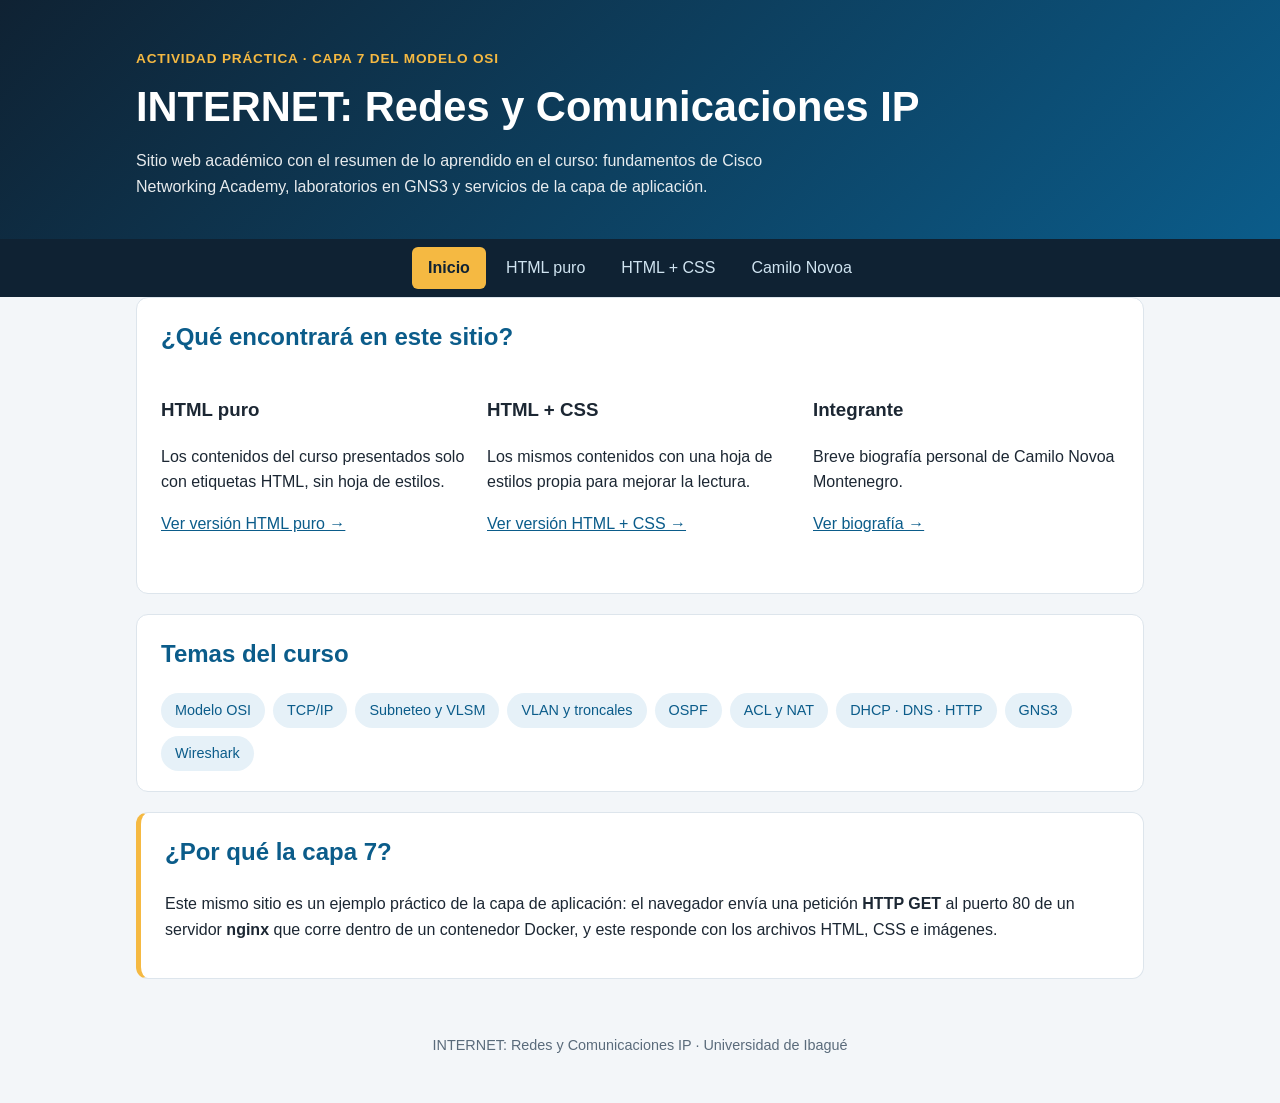
<file: index.html>
<!DOCTYPE html>
<html lang="es">
<head>
  <meta charset="UTF-8">
  <meta name="viewport" content="width=device-width, initial-scale=1.0">
  <title>Redes y Comunicaciones IP - Inicio</title>
  <link rel="stylesheet" href="css/estilos.css">
</head>
<body>
  <header class="cabecera">
    <div class="contenedor">
      <p class="etiqueta">Actividad práctica · Capa 7 del modelo OSI</p>
      <h1>INTERNET: Redes y Comunicaciones IP</h1>
      <p class="intro">
        Sitio web académico con el resumen de lo aprendido en el curso: fundamentos de
        Cisco Networking Academy, laboratorios en GNS3 y servicios de la capa de aplicación.
      </p>
    </div>
  </header>

  <nav class="menu">
    <a class="activo" href="index.html">Inicio</a>
    <a href="html-puro.html">HTML puro</a>
    <a href="html-css.html">HTML + CSS</a>
    <a href="integrantes/camilo.html">Camilo Novoa</a>
  </nav>

  <main class="contenedor">
    <section class="tarjeta">
      <h2>¿Qué encontrará en este sitio?</h2>
      <div class="columnas">
        <article>
          <h3>HTML puro</h3>
          <p>Los contenidos del curso presentados solo con etiquetas HTML, sin hoja de estilos.</p>
          <p><a href="html-puro.html">Ver versión HTML puro →</a></p>
        </article>
        <article>
          <h3>HTML + CSS</h3>
          <p>Los mismos contenidos con una hoja de estilos propia para mejorar la lectura.</p>
          <p><a href="html-css.html">Ver versión HTML + CSS →</a></p>
        </article>
        <article>
          <h3>Integrante</h3>
          <p>Breve biografía personal de Camilo Novoa Montenegro.</p>
          <p><a href="integrantes/camilo.html">Ver biografía →</a></p>
        </article>
      </div>
    </section>

    <section class="tarjeta">
      <h2>Temas del curso</h2>
      <div class="chips">
        <span>Modelo OSI</span>
        <span>TCP/IP</span>
        <span>Subneteo y VLSM</span>
        <span>VLAN y troncales</span>
        <span>OSPF</span>
        <span>ACL y NAT</span>
        <span>DHCP · DNS · HTTP</span>
        <span>GNS3</span>
        <span>Wireshark</span>
      </div>
    </section>

    <section class="tarjeta destacada">
      <h2>¿Por qué la capa 7?</h2>
      <p>
        Este mismo sitio es un ejemplo práctico de la capa de aplicación: el navegador
        envía una petición <strong>HTTP GET</strong> al puerto 80 de un servidor
        <strong>nginx</strong> que corre dentro de un contenedor Docker, y este responde
        con los archivos HTML, CSS e imágenes.
      </p>
    </section>
  </main>

  <footer class="pie">
    <p>INTERNET: Redes y Comunicaciones IP · Universidad de Ibagué</p>
  </footer>
</body>
</html>
</file>
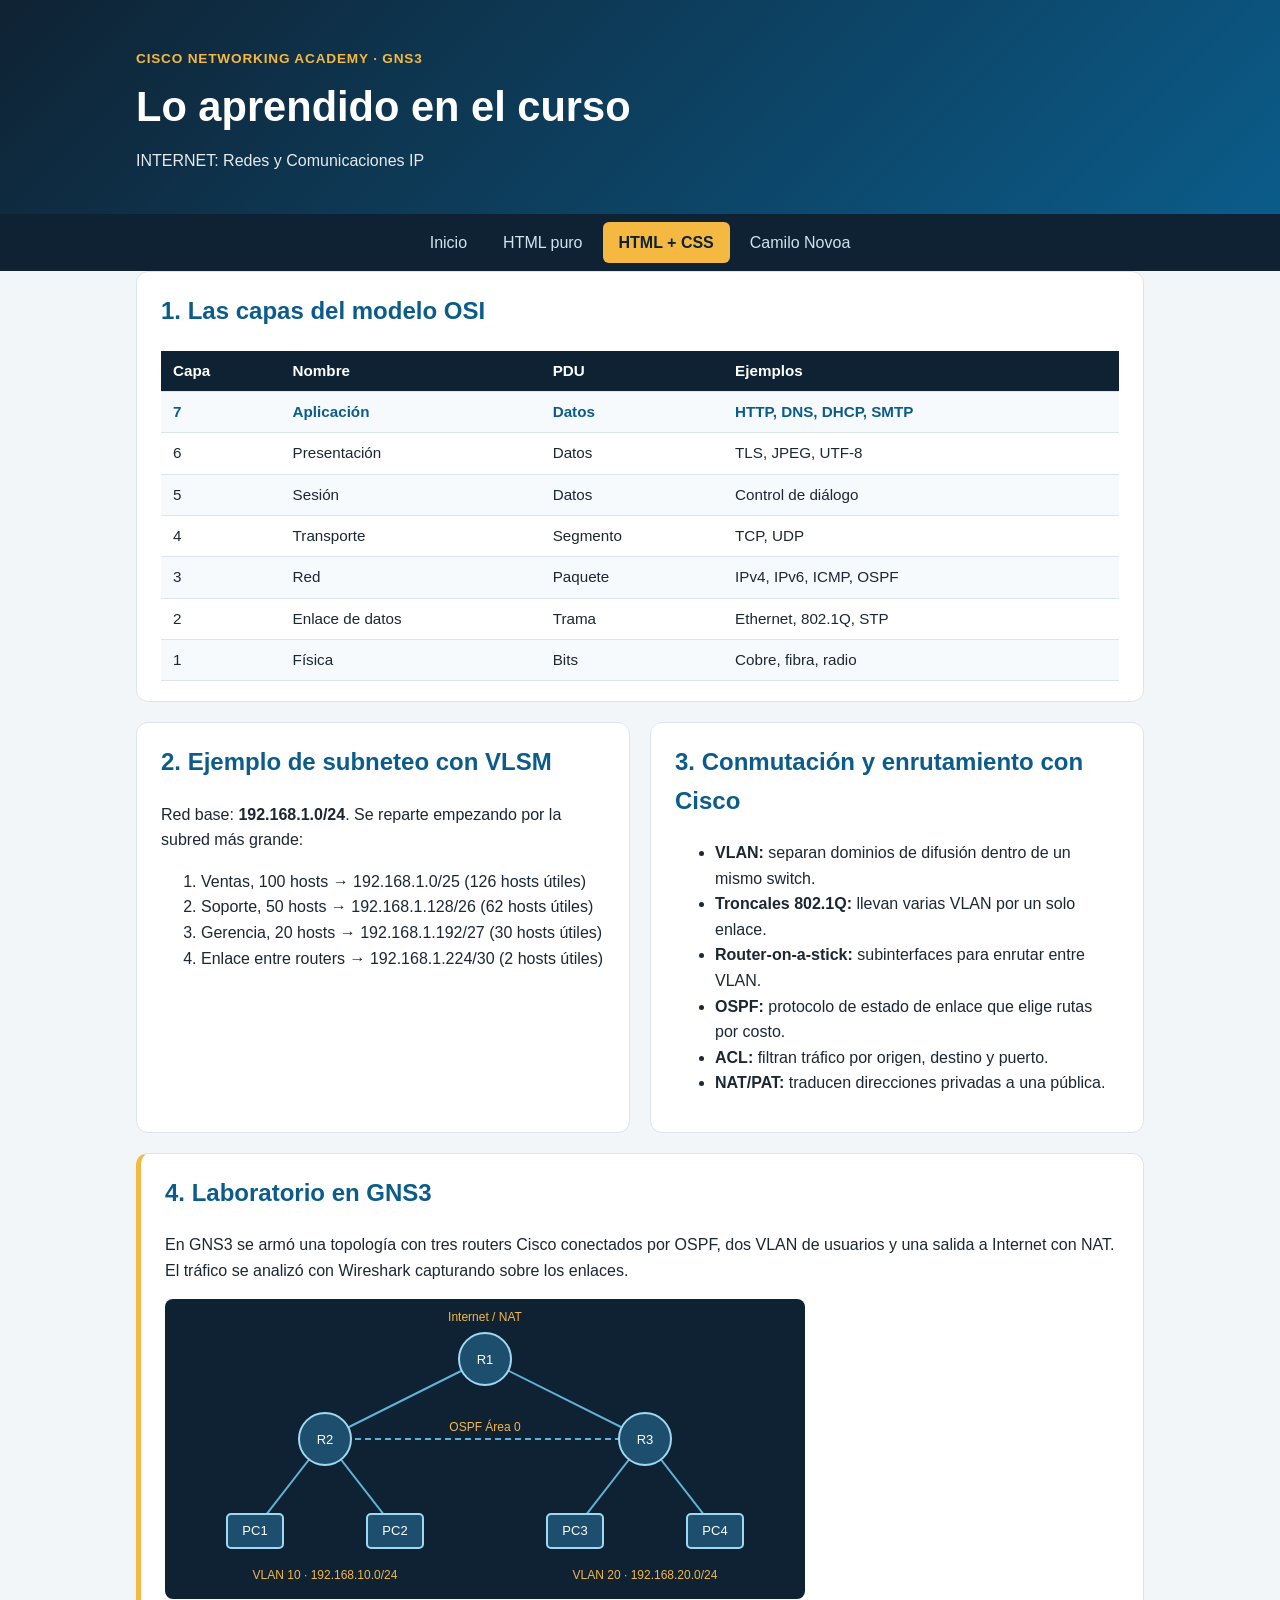
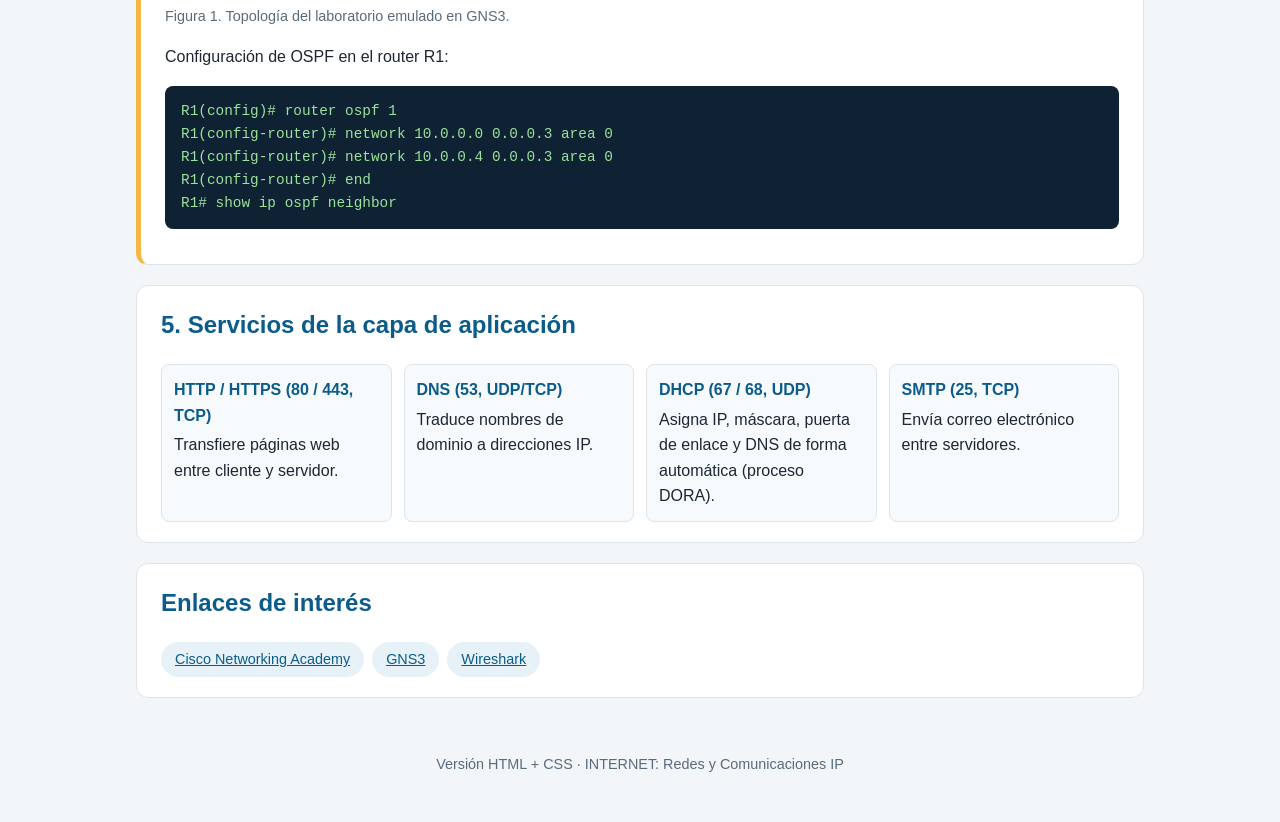
<file: html-css.html>
<!DOCTYPE html>
<html lang="es">
<head>
  <meta charset="UTF-8">
  <meta name="viewport" content="width=device-width, initial-scale=1.0">
  <title>HTML + CSS - Lo aprendido en el curso</title>
  <link rel="stylesheet" href="css/estilos.css">
</head>
<body>
  <!-- Versión HTML + CSS: mismo contenido que html-puro.html, con hoja de estilos -->

  <header class="cabecera">
    <div class="contenedor">
      <p class="etiqueta">Cisco Networking Academy · GNS3</p>
      <h1>Lo aprendido en el curso</h1>
      <p class="intro">INTERNET: Redes y Comunicaciones IP</p>
    </div>
  </header>

  <nav class="menu">
    <a href="index.html">Inicio</a>
    <a href="html-puro.html">HTML puro</a>
    <a class="activo" href="html-css.html">HTML + CSS</a>
    <a href="integrantes/camilo.html">Camilo Novoa</a>
  </nav>

  <main class="contenedor">
    <section class="tarjeta">
      <h2>1. Las capas del modelo OSI</h2>
      <table class="tabla">
        <thead>
          <tr><th>Capa</th><th>Nombre</th><th>PDU</th><th>Ejemplos</th></tr>
        </thead>
        <tbody>
          <tr><td>7</td><td>Aplicación</td><td>Datos</td><td>HTTP, DNS, DHCP, SMTP</td></tr>
          <tr><td>6</td><td>Presentación</td><td>Datos</td><td>TLS, JPEG, UTF-8</td></tr>
          <tr><td>5</td><td>Sesión</td><td>Datos</td><td>Control de diálogo</td></tr>
          <tr><td>4</td><td>Transporte</td><td>Segmento</td><td>TCP, UDP</td></tr>
          <tr><td>3</td><td>Red</td><td>Paquete</td><td>IPv4, IPv6, ICMP, OSPF</td></tr>
          <tr><td>2</td><td>Enlace de datos</td><td>Trama</td><td>Ethernet, 802.1Q, STP</td></tr>
          <tr><td>1</td><td>Física</td><td>Bits</td><td>Cobre, fibra, radio</td></tr>
        </tbody>
      </table>
    </section>

    <div class="columnas">
      <section class="tarjeta">
        <h2>2. Ejemplo de subneteo con VLSM</h2>
        <p>Red base: <strong>192.168.1.0/24</strong>. Se reparte empezando por la subred más grande:</p>
        <ol>
          <li>Ventas, 100 hosts → 192.168.1.0/25 (126 hosts útiles)</li>
          <li>Soporte, 50 hosts → 192.168.1.128/26 (62 hosts útiles)</li>
          <li>Gerencia, 20 hosts → 192.168.1.192/27 (30 hosts útiles)</li>
          <li>Enlace entre routers → 192.168.1.224/30 (2 hosts útiles)</li>
        </ol>
      </section>

      <section class="tarjeta">
        <h2>3. Conmutación y enrutamiento con Cisco</h2>
        <ul>
          <li><strong>VLAN:</strong> separan dominios de difusión dentro de un mismo switch.</li>
          <li><strong>Troncales 802.1Q:</strong> llevan varias VLAN por un solo enlace.</li>
          <li><strong>Router-on-a-stick:</strong> subinterfaces para enrutar entre VLAN.</li>
          <li><strong>OSPF:</strong> protocolo de estado de enlace que elige rutas por costo.</li>
          <li><strong>ACL:</strong> filtran tráfico por origen, destino y puerto.</li>
          <li><strong>NAT/PAT:</strong> traducen direcciones privadas a una pública.</li>
        </ul>
      </section>
    </div>

    <section class="tarjeta destacada">
      <h2>4. Laboratorio en GNS3</h2>
      <p>
        En GNS3 se armó una topología con tres routers Cisco conectados por OSPF,
        dos VLAN de usuarios y una salida a Internet con NAT. El tráfico se analizó
        con Wireshark capturando sobre los enlaces.
      </p>
      <figure class="figura">
        <img src="img/topologia.svg" alt="Topología de laboratorio en GNS3 con tres routers y cuatro PC">
        <figcaption>Figura 1. Topología del laboratorio emulado en GNS3.</figcaption>
      </figure>
      <p>Configuración de OSPF en el router R1:</p>
      <pre class="consola">
R1(config)# router ospf 1
R1(config-router)# network 10.0.0.0 0.0.0.3 area 0
R1(config-router)# network 10.0.0.4 0.0.0.3 area 0
R1(config-router)# end
R1# show ip ospf neighbor</pre>
    </section>

    <section class="tarjeta">
      <h2>5. Servicios de la capa de aplicación</h2>
      <dl class="servicios">
        <div><dt>HTTP / HTTPS (80 / 443, TCP)</dt><dd>Transfiere páginas web entre cliente y servidor.</dd></div>
        <div><dt>DNS (53, UDP/TCP)</dt><dd>Traduce nombres de dominio a direcciones IP.</dd></div>
        <div><dt>DHCP (67 / 68, UDP)</dt><dd>Asigna IP, máscara, puerta de enlace y DNS de forma automática (proceso DORA).</dd></div>
        <div><dt>SMTP (25, TCP)</dt><dd>Envía correo electrónico entre servidores.</dd></div>
      </dl>
    </section>

    <section class="tarjeta">
      <h2>Enlaces de interés</h2>
      <div class="chips">
        <span><a href="https://www.netacad.com/" target="_blank" rel="noopener">Cisco Networking Academy</a></span>
        <span><a href="https://www.gns3.com/" target="_blank" rel="noopener">GNS3</a></span>
        <span><a href="https://www.wireshark.org/" target="_blank" rel="noopener">Wireshark</a></span>
      </div>
    </section>
  </main>

  <footer class="pie">
    <p>Versión HTML + CSS · INTERNET: Redes y Comunicaciones IP</p>
  </footer>
</body>
</html>
</file>
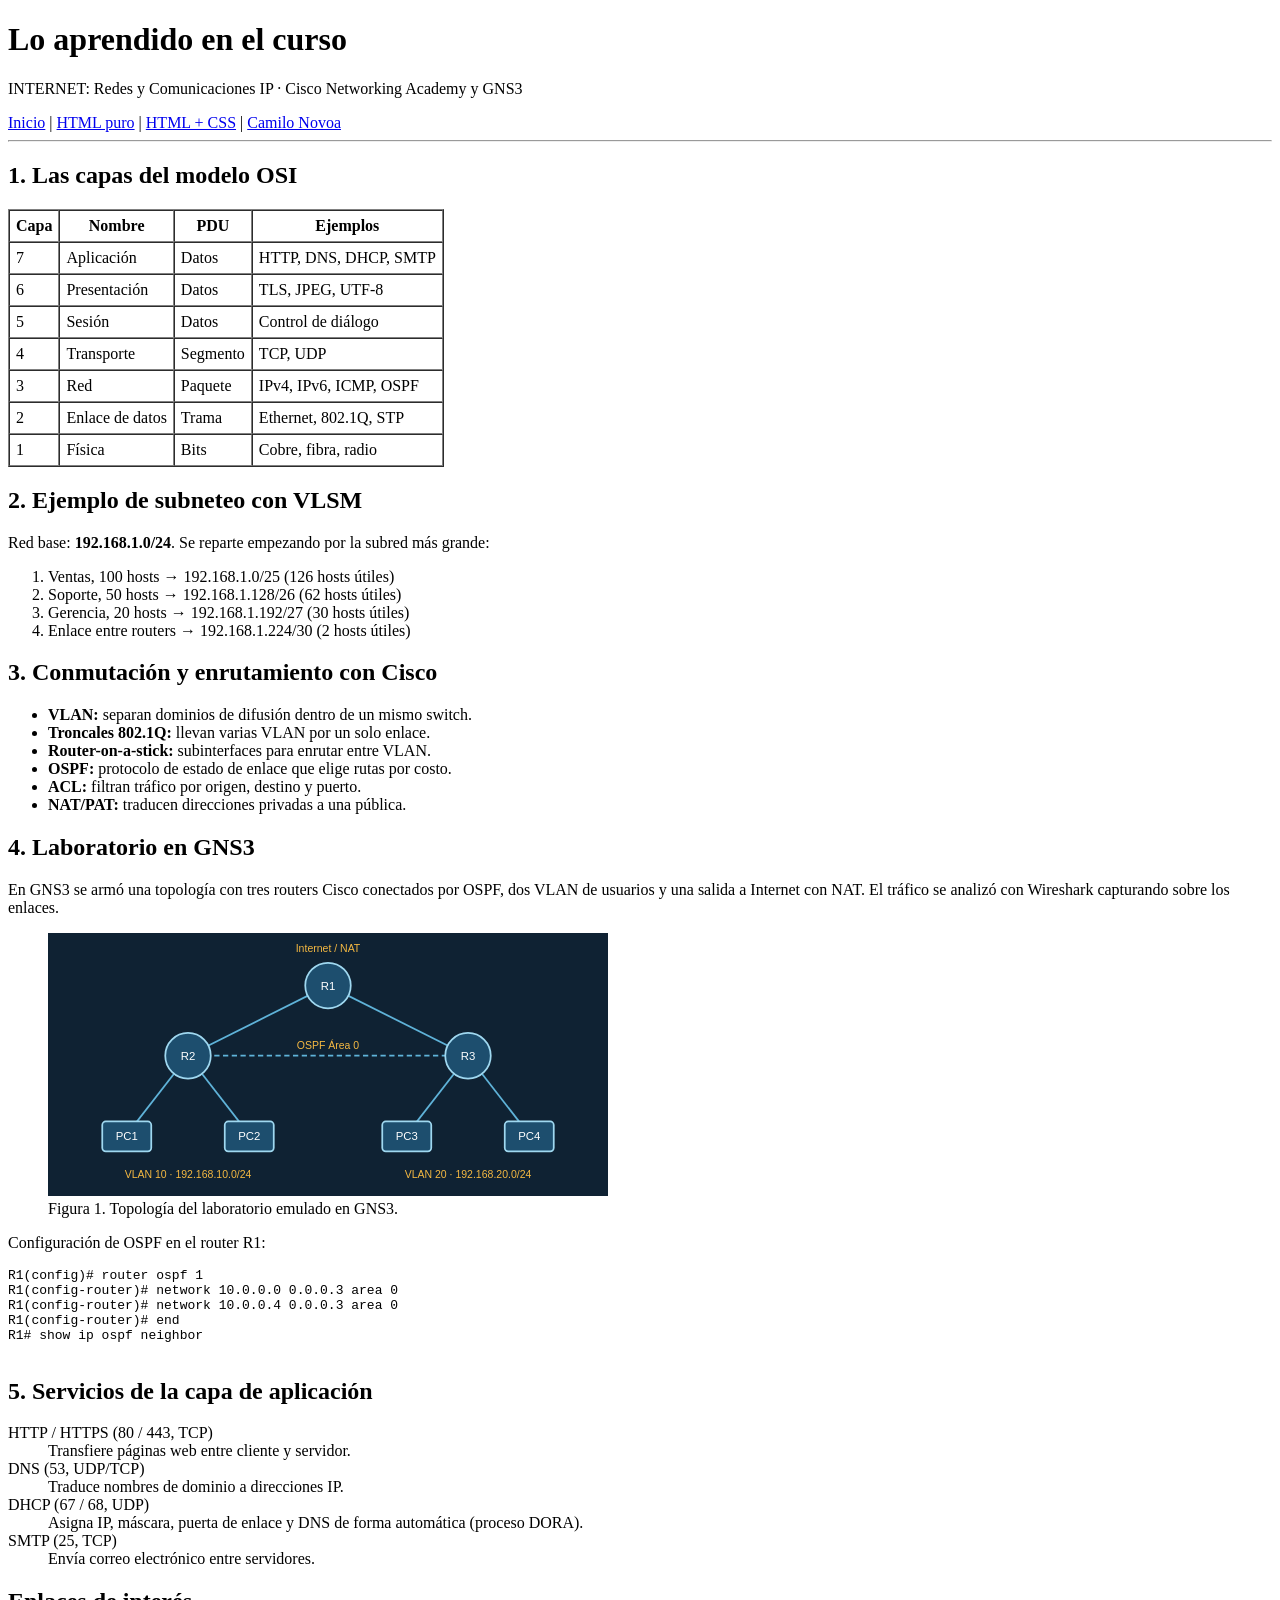
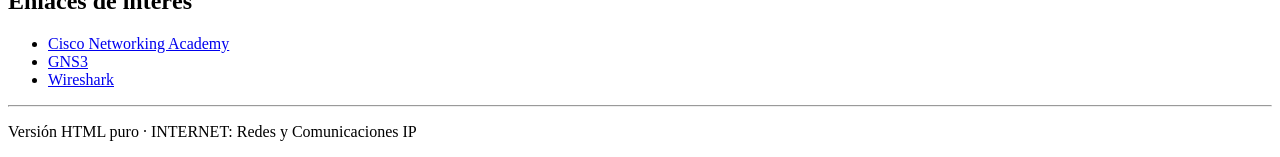
<file: html-puro.html>
<!DOCTYPE html>
<html lang="es">
<head>
  <meta charset="UTF-8">
  <meta name="viewport" content="width=device-width, initial-scale=1.0">
  <title>HTML puro - Lo aprendido en el curso</title>
</head>
<body>
  <!-- Versión HTML puro: sin hoja de estilos. Mismo contenido que html-css.html -->

  <header>
    <h1>Lo aprendido en el curso</h1>
    <p>INTERNET: Redes y Comunicaciones IP · Cisco Networking Academy y GNS3</p>
  </header>

  <nav>
    <a href="index.html">Inicio</a> |
    <a href="html-puro.html">HTML puro</a> |
    <a href="html-css.html">HTML + CSS</a> |
    <a href="integrantes/camilo.html">Camilo Novoa</a>
  </nav>

  <hr>

  <main>
    <section>
      <h2>1. Las capas del modelo OSI</h2>
      <table border="1" cellpadding="6" cellspacing="0">
        <thead>
          <tr><th>Capa</th><th>Nombre</th><th>PDU</th><th>Ejemplos</th></tr>
        </thead>
        <tbody>
          <tr><td>7</td><td>Aplicación</td><td>Datos</td><td>HTTP, DNS, DHCP, SMTP</td></tr>
          <tr><td>6</td><td>Presentación</td><td>Datos</td><td>TLS, JPEG, UTF-8</td></tr>
          <tr><td>5</td><td>Sesión</td><td>Datos</td><td>Control de diálogo</td></tr>
          <tr><td>4</td><td>Transporte</td><td>Segmento</td><td>TCP, UDP</td></tr>
          <tr><td>3</td><td>Red</td><td>Paquete</td><td>IPv4, IPv6, ICMP, OSPF</td></tr>
          <tr><td>2</td><td>Enlace de datos</td><td>Trama</td><td>Ethernet, 802.1Q, STP</td></tr>
          <tr><td>1</td><td>Física</td><td>Bits</td><td>Cobre, fibra, radio</td></tr>
        </tbody>
      </table>
    </section>

    <section>
      <h2>2. Ejemplo de subneteo con VLSM</h2>
      <p>Red base: <strong>192.168.1.0/24</strong>. Se reparte empezando por la subred más grande:</p>
      <ol>
        <li>Ventas, 100 hosts → 192.168.1.0/25 (126 hosts útiles)</li>
        <li>Soporte, 50 hosts → 192.168.1.128/26 (62 hosts útiles)</li>
        <li>Gerencia, 20 hosts → 192.168.1.192/27 (30 hosts útiles)</li>
        <li>Enlace entre routers → 192.168.1.224/30 (2 hosts útiles)</li>
      </ol>
    </section>

    <section>
      <h2>3. Conmutación y enrutamiento con Cisco</h2>
      <ul>
        <li><strong>VLAN:</strong> separan dominios de difusión dentro de un mismo switch.</li>
        <li><strong>Troncales 802.1Q:</strong> llevan varias VLAN por un solo enlace.</li>
        <li><strong>Router-on-a-stick:</strong> subinterfaces para enrutar entre VLAN.</li>
        <li><strong>OSPF:</strong> protocolo de estado de enlace que elige rutas por costo.</li>
        <li><strong>ACL:</strong> filtran tráfico por origen, destino y puerto.</li>
        <li><strong>NAT/PAT:</strong> traducen direcciones privadas a una pública.</li>
      </ul>
    </section>

    <section>
      <h2>4. Laboratorio en GNS3</h2>
      <p>
        En GNS3 se armó una topología con tres routers Cisco conectados por OSPF,
        dos VLAN de usuarios y una salida a Internet con NAT. El tráfico se analizó
        con Wireshark capturando sobre los enlaces.
      </p>
      <figure>
        <img src="img/topologia.svg" alt="Topología de laboratorio en GNS3 con tres routers y cuatro PC" width="560">
        <figcaption>Figura 1. Topología del laboratorio emulado en GNS3.</figcaption>
      </figure>
      <p>Configuración de OSPF en el router R1:</p>
      <pre>
R1(config)# router ospf 1
R1(config-router)# network 10.0.0.0 0.0.0.3 area 0
R1(config-router)# network 10.0.0.4 0.0.0.3 area 0
R1(config-router)# end
R1# show ip ospf neighbor
      </pre>
    </section>

    <section>
      <h2>5. Servicios de la capa de aplicación</h2>
      <dl>
        <dt>HTTP / HTTPS (80 / 443, TCP)</dt>
        <dd>Transfiere páginas web entre cliente y servidor.</dd>
        <dt>DNS (53, UDP/TCP)</dt>
        <dd>Traduce nombres de dominio a direcciones IP.</dd>
        <dt>DHCP (67 / 68, UDP)</dt>
        <dd>Asigna IP, máscara, puerta de enlace y DNS de forma automática (proceso DORA).</dd>
        <dt>SMTP (25, TCP)</dt>
        <dd>Envía correo electrónico entre servidores.</dd>
      </dl>
    </section>

    <section>
      <h2>Enlaces de interés</h2>
      <ul>
        <li><a href="https://www.netacad.com/" target="_blank" rel="noopener">Cisco Networking Academy</a></li>
        <li><a href="https://www.gns3.com/" target="_blank" rel="noopener">GNS3</a></li>
        <li><a href="https://www.wireshark.org/" target="_blank" rel="noopener">Wireshark</a></li>
      </ul>
    </section>
  </main>

  <hr>

  <footer>
    <p>Versión HTML puro · INTERNET: Redes y Comunicaciones IP</p>
  </footer>
</body>
</html>
</file>
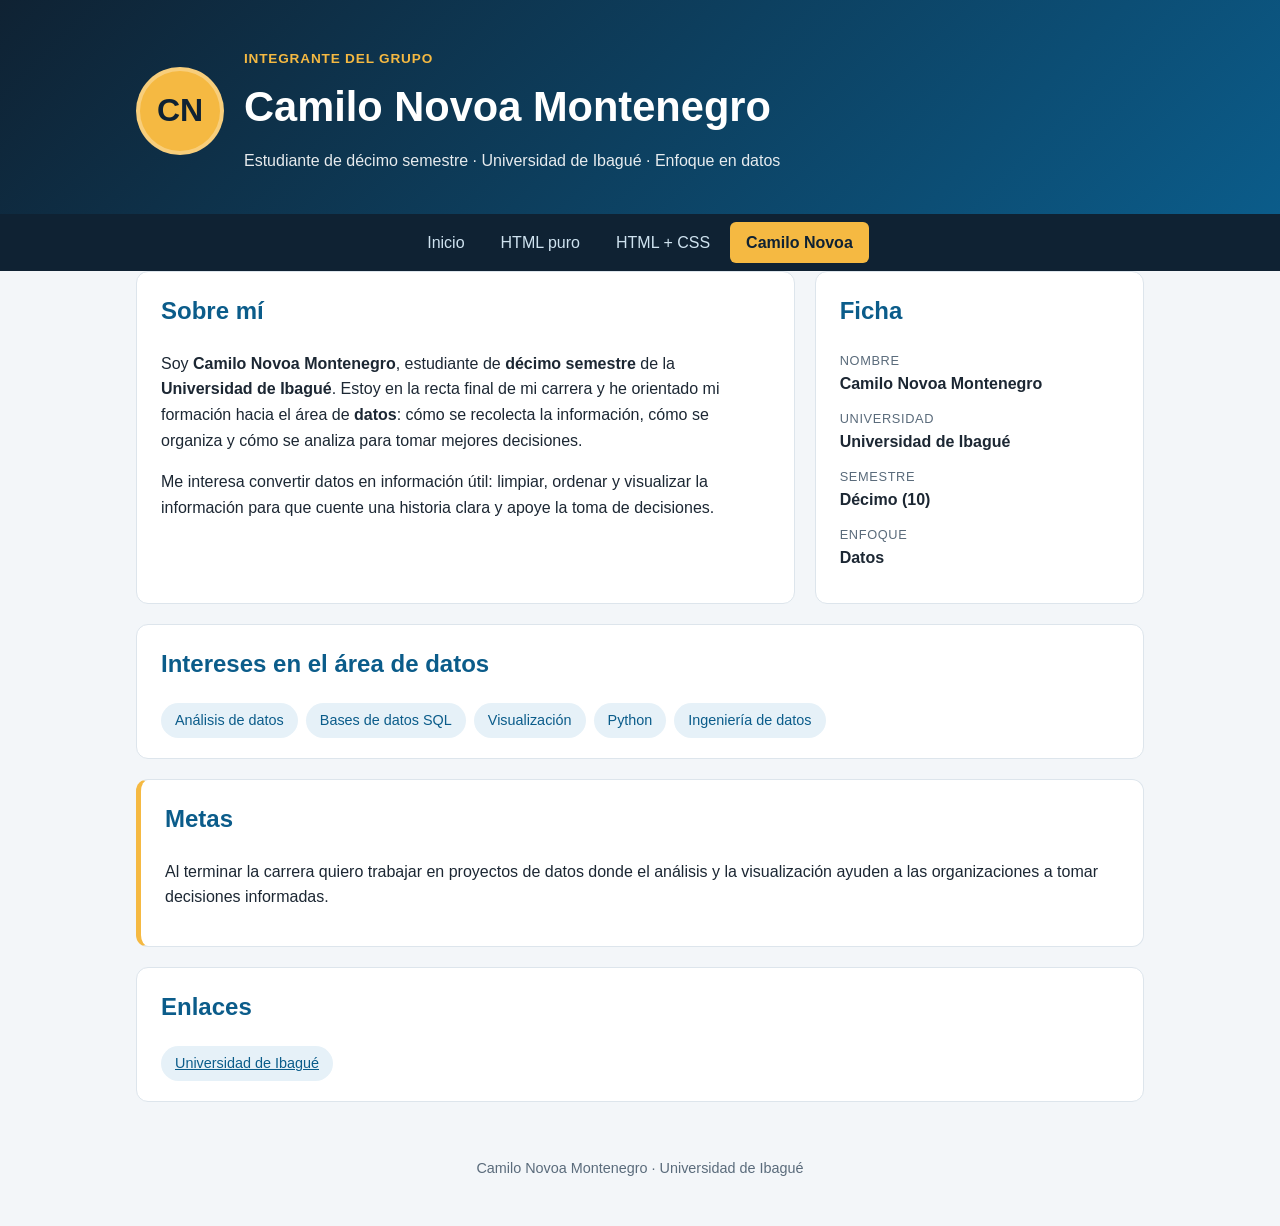
<file: integrantes/camilo.html>
<!DOCTYPE html>
<html lang="es">
<head>
  <meta charset="UTF-8">
  <meta name="viewport" content="width=device-width, initial-scale=1.0">
  <title>Camilo Novoa Montenegro - Biografía</title>
  <link rel="stylesheet" href="../css/estilos.css">
</head>
<body>
  <!-- Página de integrante: biografía personal con HTML + CSS -->

  <header class="cabecera">
    <div class="contenedor perfil-cabecera">
      <div class="avatar" aria-hidden="true">CN</div>
      <div>
        <p class="etiqueta">Integrante del grupo</p>
        <h1>Camilo Novoa Montenegro</h1>
        <p class="intro">Estudiante de décimo semestre · Universidad de Ibagué · Enfoque en datos</p>
      </div>
    </div>
  </header>

  <nav class="menu">
    <a href="../index.html">Inicio</a>
    <a href="../html-puro.html">HTML puro</a>
    <a href="../html-css.html">HTML + CSS</a>
    <a class="activo" href="camilo.html">Camilo Novoa</a>
  </nav>

  <main class="contenedor">
    <div class="columnas perfil">
      <section class="tarjeta">
        <h2>Sobre mí</h2>
        <p>
          Soy <strong>Camilo Novoa Montenegro</strong>, estudiante de
          <strong>décimo semestre</strong> de la <strong>Universidad de Ibagué</strong>.
          Estoy en la recta final de mi carrera y he orientado mi formación hacia el
          área de <strong>datos</strong>: cómo se recolecta la información, cómo se
          organiza y cómo se analiza para tomar mejores decisiones.
        </p>
        <p>
          Me interesa convertir datos en información útil: limpiar, ordenar y
          visualizar la información para que cuente una historia clara y apoye la
          toma de decisiones.
        </p>
      </section>

      <aside class="tarjeta ficha">
        <h2>Ficha</h2>
        <dl>
          <dt>Nombre</dt><dd>Camilo Novoa Montenegro</dd>
          <dt>Universidad</dt><dd>Universidad de Ibagué</dd>
          <dt>Semestre</dt><dd>Décimo (10)</dd>
          <dt>Enfoque</dt><dd>Datos</dd>
        </dl>
      </aside>
    </div>

    <section class="tarjeta">
      <h2>Intereses en el área de datos</h2>
      <div class="chips">
        <span>Análisis de datos</span>
        <span>Bases de datos SQL</span>
        <span>Visualización</span>
        <span>Python</span>
        <span>Ingeniería de datos</span>
      </div>
    </section>

    <section class="tarjeta destacada">
      <h2>Metas</h2>
      <p>
        Al terminar la carrera quiero trabajar en proyectos de datos donde el análisis
        y la visualización ayuden a las organizaciones a tomar decisiones informadas.
      </p>
    </section>

    <section class="tarjeta">
      <h2>Enlaces</h2>
      <div class="chips">
        <span><a href="https://www.unibague.edu.co/" target="_blank" rel="noopener">Universidad de Ibagué</a></span>
      </div>
    </section>
  </main>

  <footer class="pie">
    <p>Camilo Novoa Montenegro · Universidad de Ibagué</p>
  </footer>
</body>
</html>
</file>
<file: css/estilos.css>
/* Hoja de estilos del sitio: Redes y Comunicaciones IP */
:root {
  --fondo: #f3f6f9;
  --texto: #1c2733;
  --suave: #5a6b7b;
  --primario: #0b5c8a;
  --oscuro: #0f2233;
  --acento: #f5b942;
  --tarjeta: #ffffff;
  --borde: #dde5ec;
}

* { box-sizing: border-box; }

body {
  margin: 0;
  font-family: "Segoe UI", Arial, sans-serif;
  line-height: 1.6;
  color: var(--texto);
  background: var(--fondo);
}

.contenedor { max-width: 1040px; margin: 0 auto; padding: 0 16px; }

.cabecera {
  background: linear-gradient(135deg, var(--oscuro), var(--primario));
  color: #fff;
  padding: 48px 0 40px;
}
.cabecera h1 { margin: 4px 0 8px; font-size: clamp(1.8rem, 4vw, 2.6rem); }
.etiqueta {
  margin: 0;
  color: var(--acento);
  font-size: .85rem;
  font-weight: 600;
  text-transform: uppercase;
  letter-spacing: .06em;
}
.intro { max-width: 680px; margin: 0; opacity: .9; }

.menu {
  display: flex;
  flex-wrap: wrap;
  gap: 4px;
  justify-content: center;
  background: var(--oscuro);
  padding: 8px 16px;
}
.menu a {
  color: #cfe3f0;
  text-decoration: none;
  padding: 8px 16px;
  border-radius: 6px;
}
.menu a:hover { background: rgba(255,255,255,.08); }
.menu a.activo { background: var(--acento); color: var(--oscuro); font-weight: 600; }

main { padding: 28px 16px 40px; }

.tarjeta {
  background: var(--tarjeta);
  border: 1px solid var(--borde);
  border-radius: 12px;
  padding: 20px 24px;
  margin-bottom: 20px;
}
.tarjeta h2 { margin-top: 0; color: var(--primario); }
.destacada { border-left: 5px solid var(--acento); }

.columnas {
  display: grid;
  grid-template-columns: repeat(auto-fit, minmax(260px, 1fr));
  gap: 20px;
}
.columnas > .tarjeta { margin-bottom: 0; }
.columnas + .tarjeta, .columnas { margin-bottom: 20px; }

.tabla { width: 100%; border-collapse: collapse; font-size: .95rem; }
.tabla th, .tabla td { padding: 8px 12px; border-bottom: 1px solid var(--borde); text-align: left; }
.tabla th { background: var(--oscuro); color: #fff; }
.tabla tbody tr:nth-child(odd) { background: #f7fafc; }
.tabla tbody tr:first-child td { font-weight: 600; color: var(--primario); }

.figura { margin: 16px 0; }
.figura img { width: 100%; max-width: 640px; border-radius: 8px; display: block; }
.figura figcaption { color: var(--suave); font-size: .9rem; margin-top: 6px; }

.consola {
  background: var(--oscuro);
  color: #9be29b;
  padding: 14px 16px;
  border-radius: 8px;
  overflow-x: auto;
  font-size: .9rem;
}

.servicios { display: grid; grid-template-columns: repeat(auto-fit, minmax(220px, 1fr)); gap: 12px; margin: 0; }
.servicios div { background: #f7fafc; border: 1px solid var(--borde); border-radius: 8px; padding: 12px; }
.servicios dt { font-weight: 700; color: var(--primario); }
.servicios dd { margin: 4px 0 0; }

.chips { display: flex; flex-wrap: wrap; gap: 8px; }
.chips span {
  background: #e6f1f8;
  color: var(--primario);
  border-radius: 999px;
  padding: 6px 14px;
  font-size: .9rem;
}
.chips a { color: inherit; }

a { color: var(--primario); }

.pie { text-align: center; color: var(--suave); padding: 20px 16px 32px; font-size: .9rem; }

/* ---- Página de perfil del integrante ---- */
.perfil-cabecera { display: flex; align-items: center; gap: 20px; flex-wrap: wrap; }
.avatar {
  width: 88px; height: 88px; border-radius: 50%;
  background: var(--acento); color: var(--oscuro);
  display: grid; place-items: center;
  font-size: 2rem; font-weight: 700;
  border: 4px solid rgba(255,255,255,.3);
  flex-shrink: 0;
}
.perfil { grid-template-columns: 2fr 1fr; }
@media (max-width: 720px) { .perfil { grid-template-columns: 1fr; } }
.ficha dl { margin: 0; }
.ficha dt { font-size: .8rem; text-transform: uppercase; letter-spacing: .05em; color: var(--suave); }
.ficha dd { margin: 0 0 12px; font-weight: 600; }
.linea-tiempo { list-style: none; padding-left: 0; margin: 0; border-left: 3px solid var(--primario); }
.linea-tiempo li { position: relative; padding: 0 0 14px 22px; }
.linea-tiempo li::before {
  content: ""; position: absolute; left: -8px; top: 6px;
  width: 13px; height: 13px; border-radius: 50%;
  background: var(--acento); border: 2px solid var(--primario);
}
</file>
